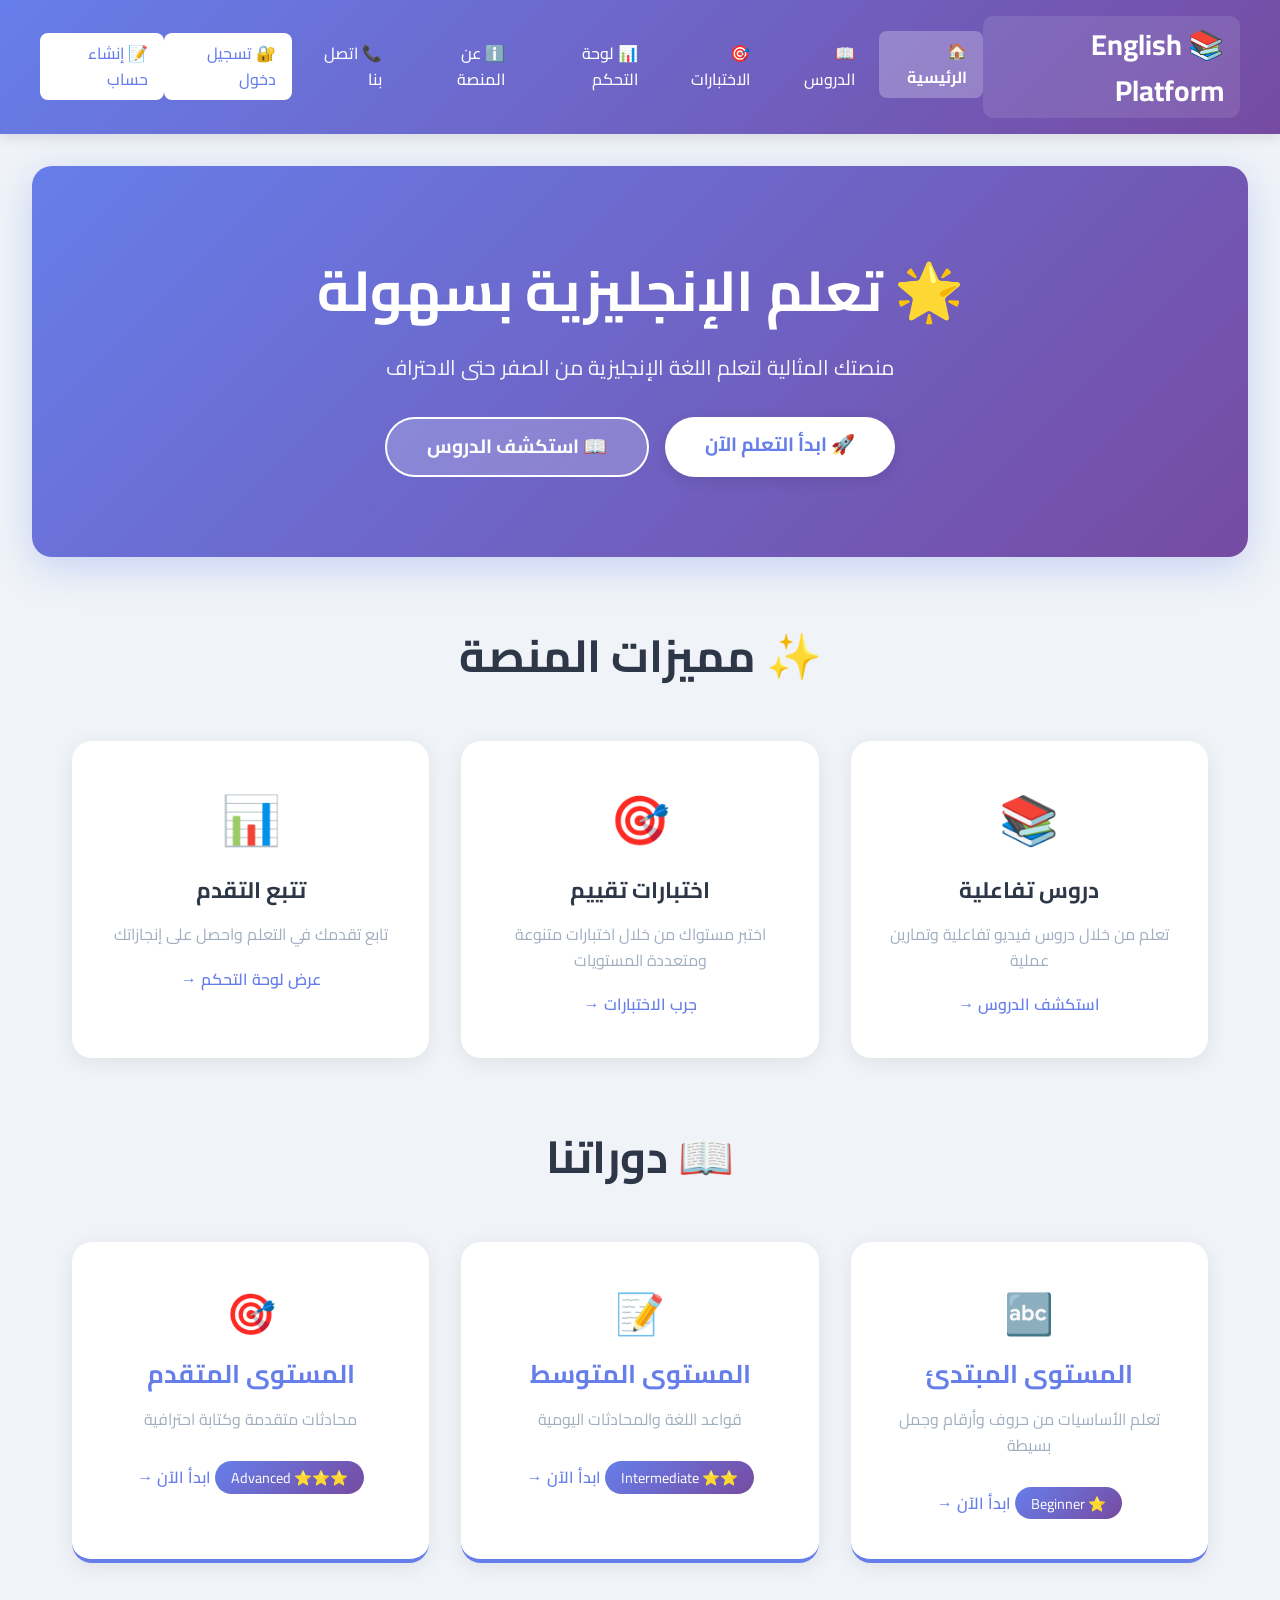
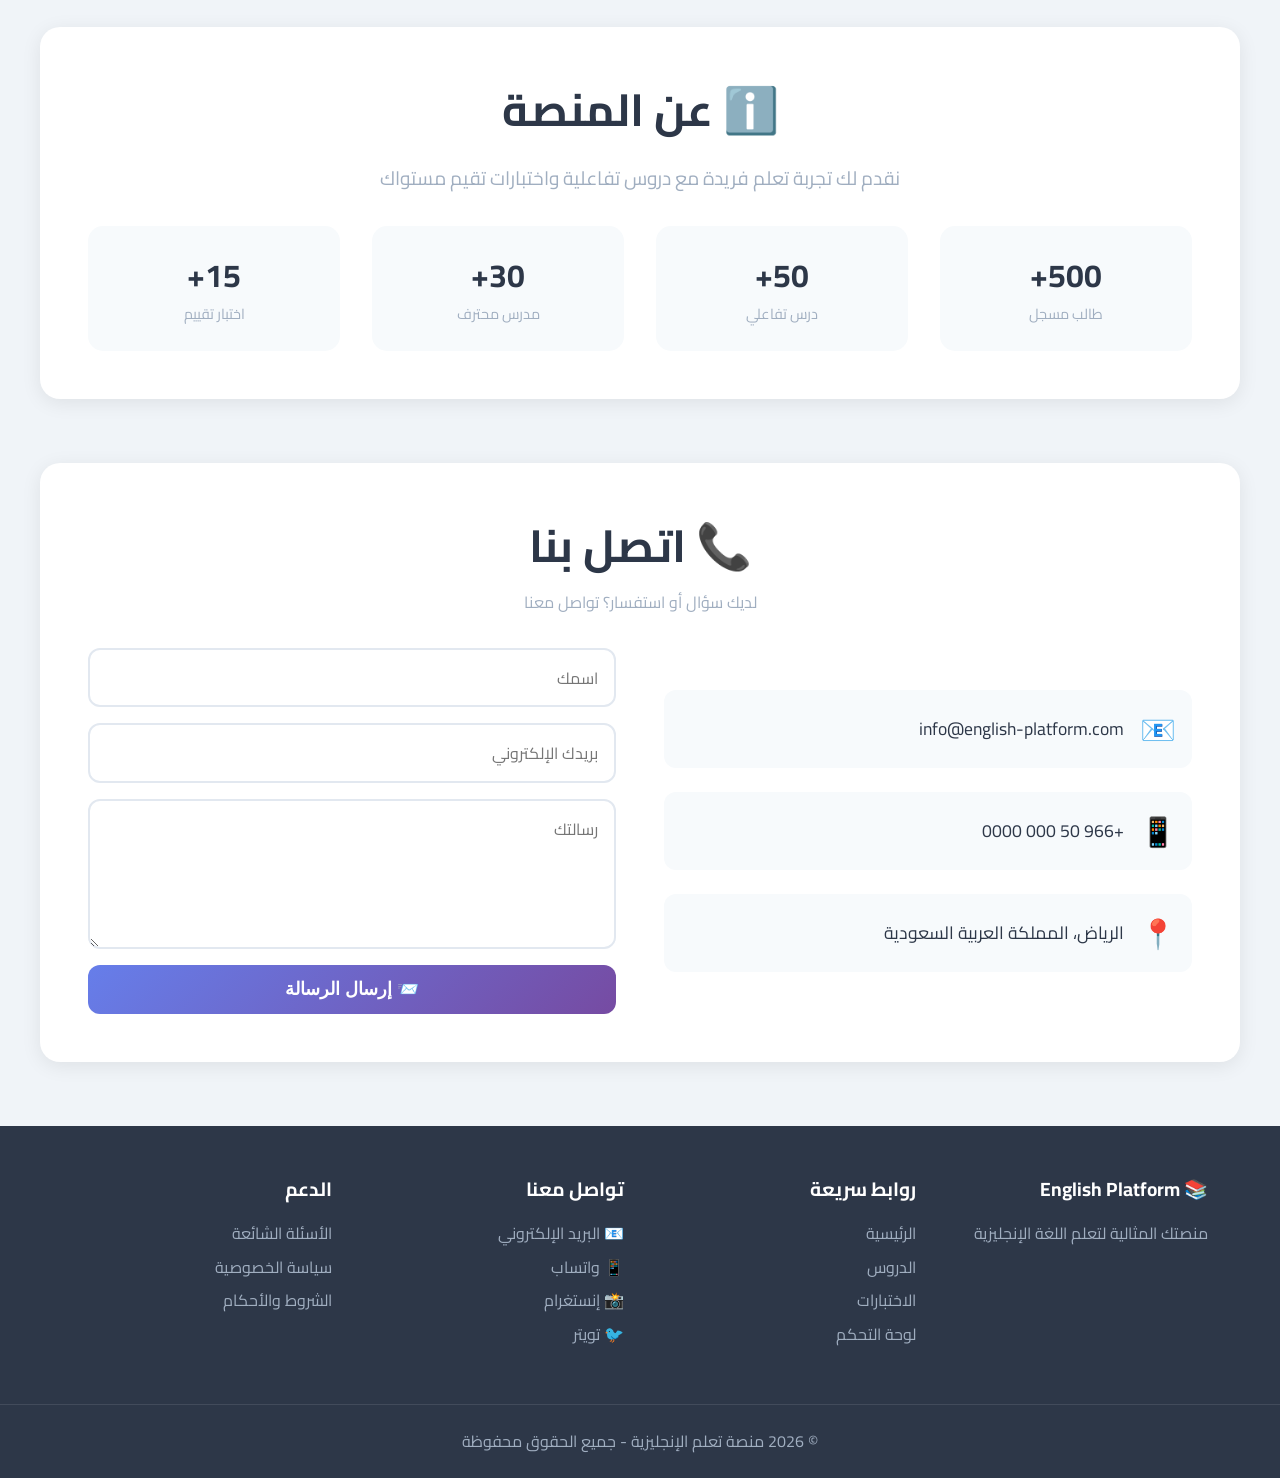
<file: index.html>
<!DOCTYPE html>
<html lang="ar" dir="rtl">
<head>
    <meta charset="UTF-8">
    <meta name="viewport" content="width=device-width, initial-scale=1.0">
    <title>منصة تعلم الإنجليزية</title>
    <link rel="stylesheet" href="style.css">
    <link href="https://fonts.googleapis.com/css2?family=Cairo:wght@400;700&display=swap" rel="stylesheet">
</head>
<body>
    <!-- ===== HEADER ===== -->
    <header>
        <nav>
            <div class="logo">📚 English Platform</div>
            
            <!-- القائمة الرئيسية -->
            <ul class="nav-links" id="navLinks">
                <li><a href="index.html" class="active">🏠 الرئيسية</a></li>
                <li><a href="lessons.html">📖 الدروس</a></li>
                <li><a href="quizzes.html">🎯 الاختبارات</a></li>
                <li><a href="dashboard.html">📊 لوحة التحكم</a></li>
                <li><a href="#about">ℹ️ عن المنصة</a></li>
                <li><a href="#contact">📞 اتصل بنا</a></li>
                
                <!-- روابط تسجيل الدخول / المستخدم -->
                <li id="authLinks">
                    <a href="login.html" class="btn-login">🔐 تسجيل دخول</a>
                    <a href="register.html" class="btn-register">📝 إنشاء حساب</a>
                </li>
                <li id="userLinks" style="display:none;">
                    <span class="user-name" id="userNameDisplay">👤 مستخدم</span>
                    <a href="#" id="logoutBtn" class="btn-logout">🚪 تسجيل خروج</a>
                </li>
            </ul>
            
            <!-- زر الهامبرغر للجوال -->
            <div class="hamburger" id="hamburger">
                <span></span>
                <span></span>
                <span></span>
            </div>
        </nav>
    </header>

    <!-- ===== MAIN CONTENT ===== -->
    <main>
        <!-- Hero Section -->
        <section class="hero">
            <h1>🌟 تعلم الإنجليزية بسهولة</h1>
            <p>منصتك المثالية لتعلم اللغة الإنجليزية من الصفر حتى الاحتراف</p>
            <div class="hero-buttons">
                <a href="register.html" class="btn-start">🚀 ابدأ التعلم الآن</a>
                <a href="lessons.html" class="btn-secondary-hero">📖 استكشف الدروس</a>
            </div>
        </section>

        <!-- Features Section -->
        <section class="features">
            <h2>✨ مميزات المنصة</h2>
            <div class="features-grid">
                <div class="feature-card">
                    <span class="feature-icon">📚</span>
                    <h3>دروس تفاعلية</h3>
                    <p>تعلم من خلال دروس فيديو تفاعلية وتمارين عملية</p>
                    <a href="lessons.html" class="feature-link">استكشف الدروس →</a>
                </div>
                <div class="feature-card">
                    <span class="feature-icon">🎯</span>
                    <h3>اختبارات تقييم</h3>
                    <p>اختبر مستواك من خلال اختبارات متنوعة ومتعددة المستويات</p>
                    <a href="quizzes.html" class="feature-link">جرب الاختبارات →</a>
                </div>
                <div class="feature-card">
                    <span class="feature-icon">📊</span>
                    <h3>تتبع التقدم</h3>
                    <p>تابع تقدمك في التعلم واحصل على إنجازاتك</p>
                    <a href="dashboard.html" class="feature-link">عرض لوحة التحكم →</a>
                </div>
            </div>
        </section>

        <!-- Courses Section -->
        <section id="courses" class="courses">
            <h2>📖 دوراتنا</h2>
            <div class="course-grid">
                <div class="course-card">
                    <div class="course-icon">🔤</div>
                    <h3>المستوى المبتدئ</h3>
                    <p>تعلم الأساسيات من حروف وأرقام وجمل بسيطة</p>
                    <span class="course-level">⭐ Beginner</span>
                    <a href="lessons.html?level=beginner" class="course-link">ابدأ الآن →</a>
                </div>
                <div class="course-card">
                    <div class="course-icon">📝</div>
                    <h3>المستوى المتوسط</h3>
                    <p>قواعد اللغة والمحادثات اليومية</p>
                    <span class="course-level">⭐⭐ Intermediate</span>
                    <a href="lessons.html?level=intermediate" class="course-link">ابدأ الآن →</a>
                </div>
                <div class="course-card">
                    <div class="course-icon">🎯</div>
                    <h3>المستوى المتقدم</h3>
                    <p>محادثات متقدمة وكتابة احترافية</p>
                    <span class="course-level">⭐⭐⭐ Advanced</span>
                    <a href="lessons.html?level=advanced" class="course-link">ابدأ الآن →</a>
                </div>
            </div>
        </section>

        <!-- About Section -->
        <section id="about" class="about">
            <h2>ℹ️ عن المنصة</h2>
            <p>نقدم لك تجربة تعلم فريدة مع دروس تفاعلية واختبارات تقيم مستواك</p>
            <div class="about-stats">
                <div class="stat">
                    <span class="stat-number">500+</span>
                    <span class="stat-label">طالب مسجل</span>
                </div>
                <div class="stat">
                    <span class="stat-number">50+</span>
                    <span class="stat-label">درس تفاعلي</span>
                </div>
                <div class="stat">
                    <span class="stat-number">30+</span>
                    <span class="stat-label">مدرس محترف</span>
                </div>
                <div class="stat">
                    <span class="stat-number">15+</span>
                    <span class="stat-label">اختبار تقييم</span>
                </div>
            </div>
        </section>

        <!-- Contact Section -->
        <section id="contact" class="contact">
            <h2>📞 اتصل بنا</h2>
            <p>لديك سؤال أو استفسار؟ تواصل معنا</p>
            <div class="contact-grid">
                <div class="contact-info">
                    <div class="contact-item">
                        <span class="contact-icon">📧</span>
                        <span>info@english-platform.com</span>
                    </div>
                    <div class="contact-item">
                        <span class="contact-icon">📱</span>
                        <span>+966 50 000 0000</span>
                    </div>
                    <div class="contact-item">
                        <span class="contact-icon">📍</span>
                        <span>الرياض، المملكة العربية السعودية</span>
                    </div>
                </div>
                <form class="contact-form" id="contactForm">
                    <input type="text" placeholder="اسمك" required>
                    <input type="email" placeholder="بريدك الإلكتروني" required>
                    <textarea placeholder="رسالتك" rows="4" required></textarea>
                    <button type="submit" class="btn-submit">📨 إرسال الرسالة</button>
                </form>
            </div>
        </section>
    </main>

    <!-- ===== FOOTER ===== -->
    <footer>
        <div class="footer-content">
            <div class="footer-section">
                <h4>📚 English Platform</h4>
                <p>منصتك المثالية لتعلم اللغة الإنجليزية</p>
            </div>
            <div class="footer-section">
                <h4>روابط سريعة</h4>
                <ul>
                    <li><a href="index.html">الرئيسية</a></li>
                    <li><a href="lessons.html">الدروس</a></li>
                    <li><a href="quizzes.html">الاختبارات</a></li>
                    <li><a href="dashboard.html">لوحة التحكم</a></li>
                </ul>
            </div>
            <div class="footer-section">
                <h4>تواصل معنا</h4>
                <ul>
                    <li><a href="#">📧 البريد الإلكتروني</a></li>
                    <li><a href="#">📱 واتساب</a></li>
                    <li><a href="#">📸 إنستغرام</a></li>
                    <li><a href="#">🐦 تويتر</a></li>
                </ul>
            </div>
            <div class="footer-section">
                <h4>الدعم</h4>
                <ul>
                    <li><a href="#">الأسئلة الشائعة</a></li>
                    <li><a href="#">سياسة الخصوصية</a></li>
                    <li><a href="#">الشروط والأحكام</a></li>
                </ul>
            </div>
        </div>
        <div class="footer-bottom">
            <p>© 2026 منصة تعلم الإنجليزية - جميع الحقوق محفوظة</p>
        </div>
    </footer>

    <script src="script.js"></script>
</body>
</html>
</file>
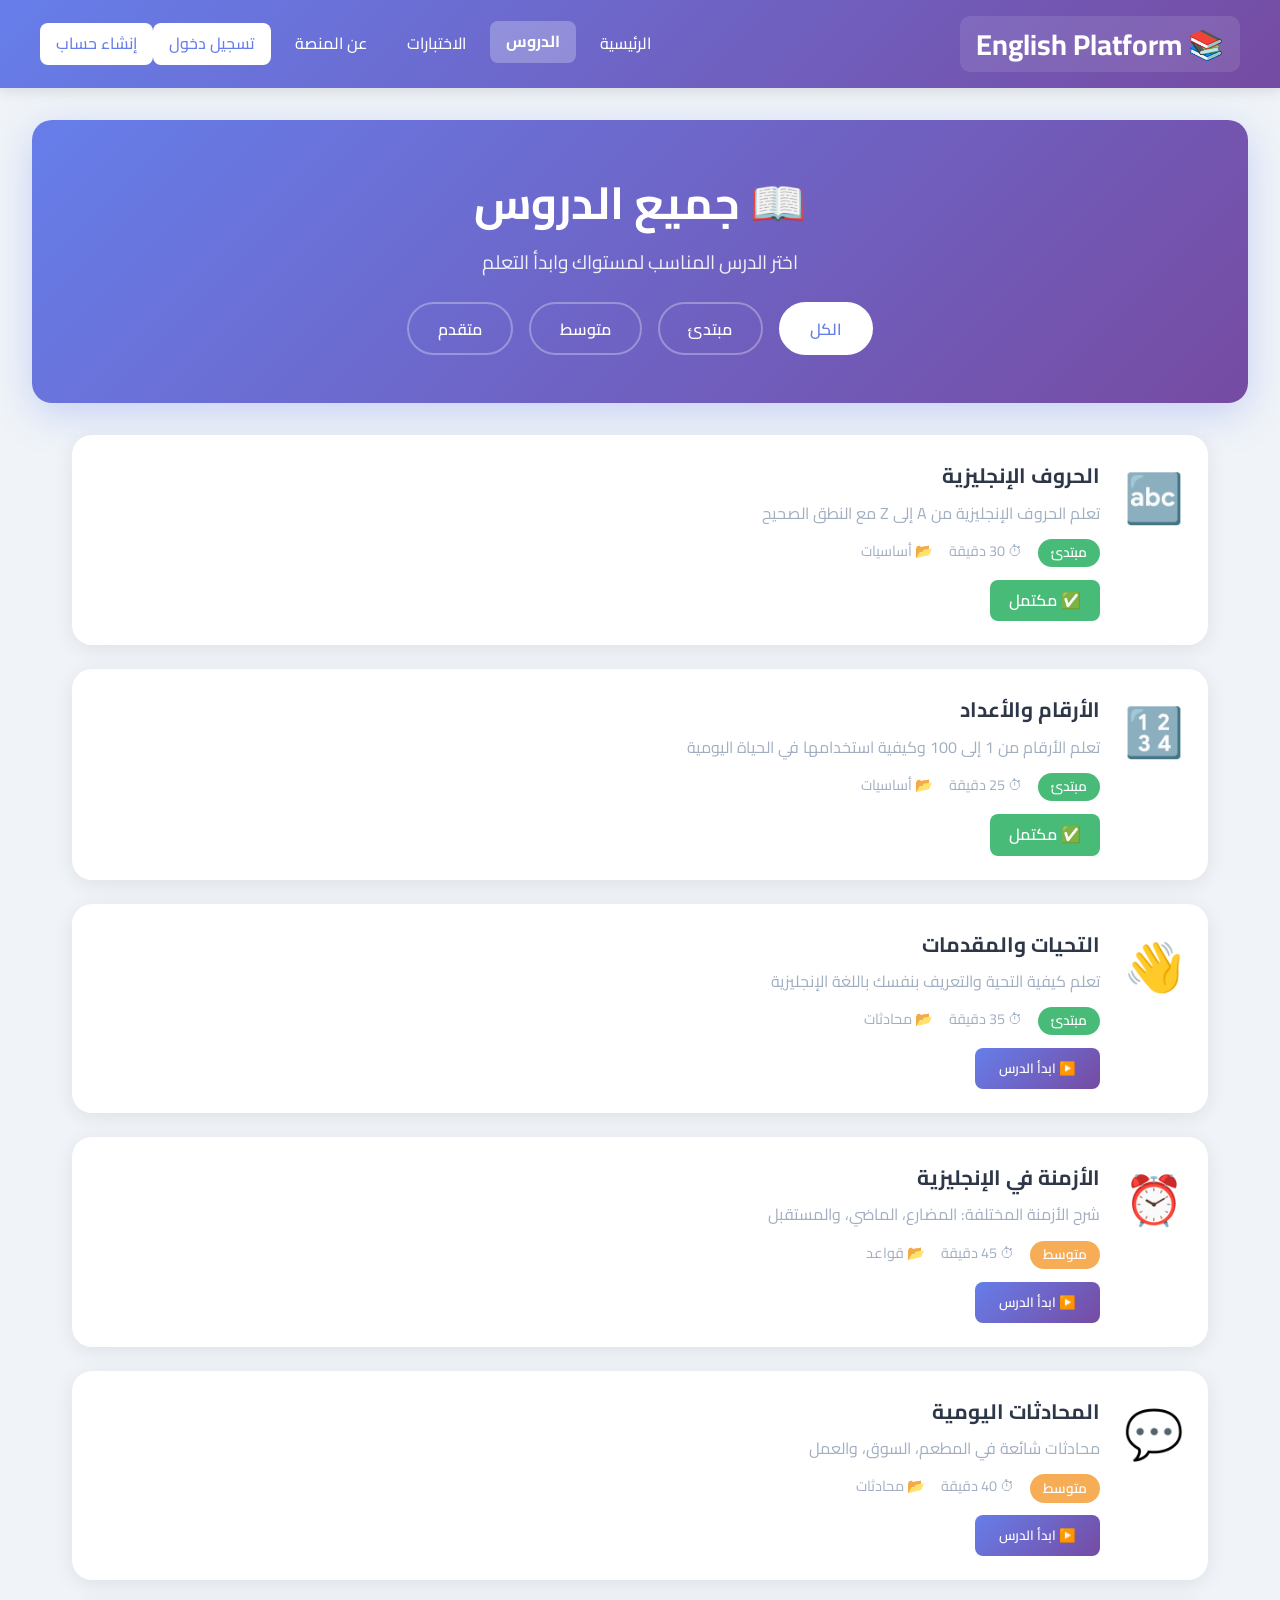
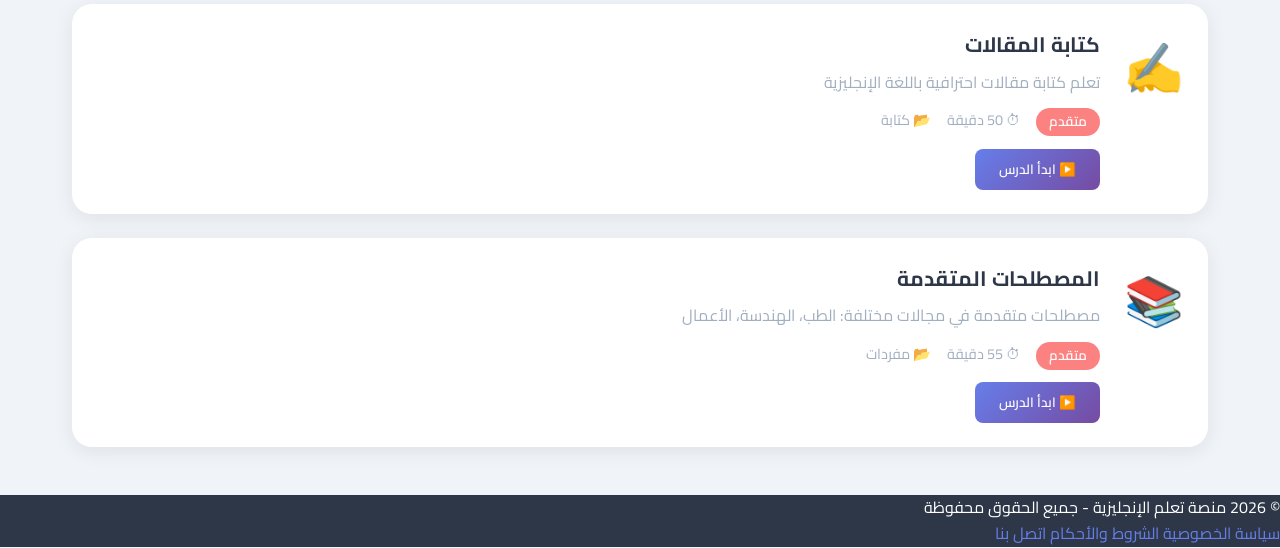
<file: lessons.html>
<!DOCTYPE html>
<html lang="ar" dir="rtl">
<head>
    <meta charset="UTF-8">
    <meta name="viewport" content="width=device-width, initial-scale=1.0">
    <title>الدروس - منصة تعلم الإنجليزية</title>
    <link rel="stylesheet" href="style.css">
    <link href="https://fonts.googleapis.com/css2?family=Cairo:wght@400;700&display=swap" rel="stylesheet">
</head>
<body>
    <!-- ===== HEADER ===== -->
    <header>
        <nav>
            <div class="logo">📚 English Platform</div>
            <ul class="nav-links" id="navLinks">
                <li><a href="index.html">الرئيسية</a></li>
                <li><a href="lessons.html" class="active">الدروس</a></li>
                <li><a href="quizzes.html">الاختبارات</a></li>
                <li><a href="#about">عن المنصة</a></li>
                <li id="authLinks">
                    <a href="login.html" class="btn-login">تسجيل دخول</a>
                    <a href="register.html" class="btn-register">إنشاء حساب</a>
                </li>
                <li id="userLinks" style="display:none;">
                    <a href="dashboard.html">لوحة التحكم</a>
                    <a href="#" id="logoutBtn" class="btn-logout">تسجيل خروج</a>
                </li>
            </ul>
            <div class="hamburger" id="hamburger">☰</div>
        </nav>
    </header>

    <!-- ===== LESSONS CONTENT ===== -->
    <main class="lessons-page">
        <section class="page-header">
            <h1>📖 جميع الدروس</h1>
            <p>اختر الدرس المناسب لمستواك وابدأ التعلم</p>
            <div class="filter-tabs">
                <button class="filter-btn active" data-filter="all">الكل</button>
                <button class="filter-btn" data-filter="beginner">مبتدئ</button>
                <button class="filter-btn" data-filter="intermediate">متوسط</button>
                <button class="filter-btn" data-filter="advanced">متقدم</button>
            </div>
        </section>

        <section class="lessons-grid" id="lessonsGrid">
            <!-- الدروس ستظهر هنا عبر JavaScript -->
        </section>
    </main>

    <!-- ===== FOOTER ===== -->
    <footer>
        <p>© 2026 منصة تعلم الإنجليزية - جميع الحقوق محفوظة</p>
        <div class="footer-links">
            <a href="#">سياسة الخصوصية</a>
            <a href="#">الشروط والأحكام</a>
            <a href="#">اتصل بنا</a>
        </div>
    </footer>

    <script src="script.js"></script>
</body>
</html>
</file>
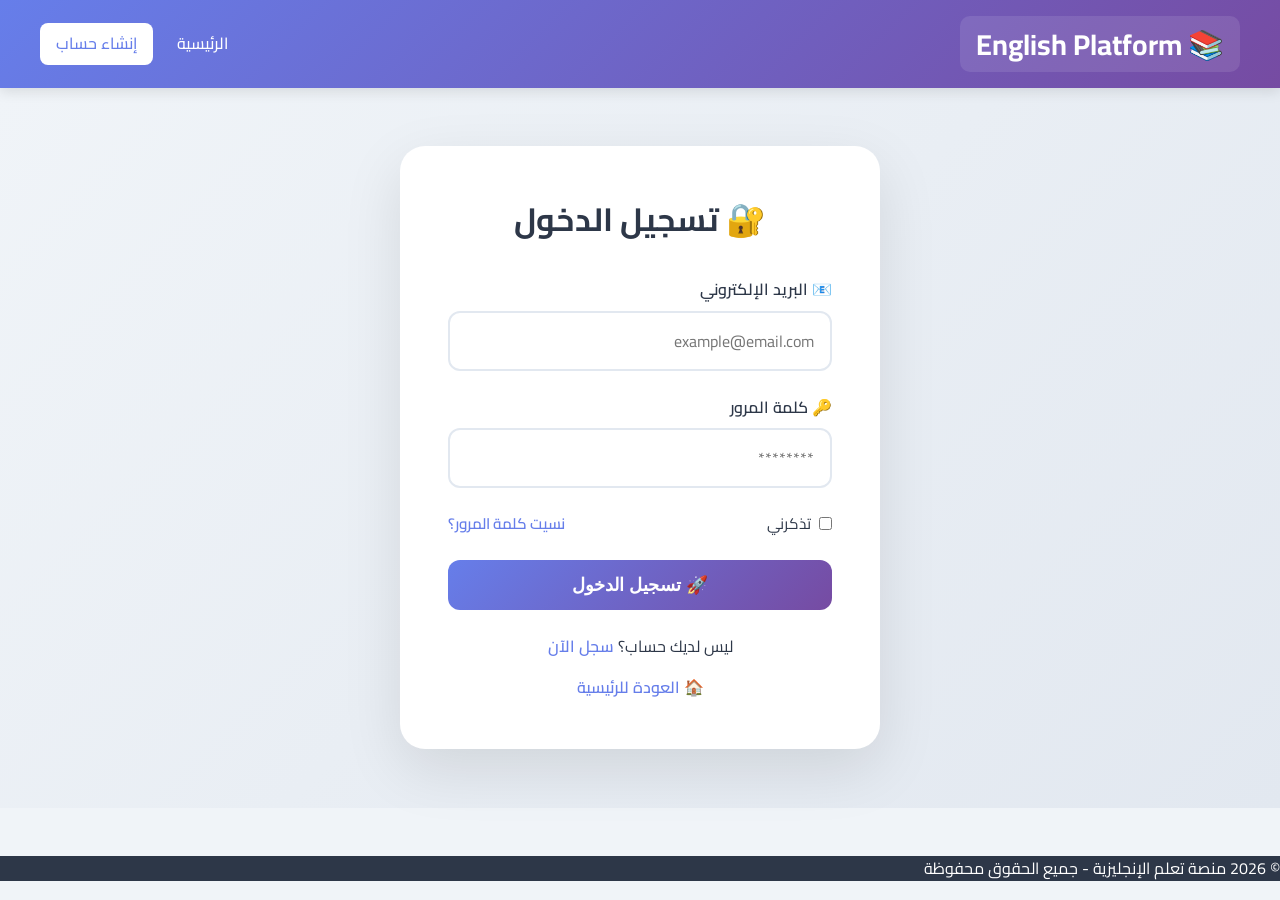
<file: login.html>
<!DOCTYPE html>
<html lang="ar" dir="rtl">
<head>
    <meta charset="UTF-8">
    <meta name="viewport" content="width=device-width, initial-scale=1.0">
    <title>تسجيل الدخول - منصة تعلم الإنجليزية</title>
    <link rel="stylesheet" href="style.css">
    <link href="https://fonts.googleapis.com/css2?family=Cairo:wght@400;700&display=swap" rel="stylesheet">
</head>
<body>
    <!-- ===== HEADER ===== -->
    <header>
        <nav>
            <div class="logo">📚 English Platform</div>
            <ul class="nav-links">
                <li><a href="index.html">الرئيسية</a></li>
                <li><a href="register.html" class="btn-register">إنشاء حساب</a></li>
            </ul>
            <div class="hamburger" id="hamburger">☰</div>
        </nav>
    </header>

    <!-- ===== LOGIN FORM ===== -->
    <div class="auth-container">
        <div class="auth-box">
            <h2>🔐 تسجيل الدخول</h2>
            
            <div id="errorMsg" class="error-msg" style="display:none;"></div>
            
            <form id="loginForm">
                <div class="form-group">
                    <label>📧 البريد الإلكتروني</label>
                    <input type="email" id="loginEmail" required placeholder="example@email.com">
                </div>
                
                <div class="form-group">
                    <label>🔑 كلمة المرور</label>
                    <input type="password" id="loginPassword" required placeholder="********" minlength="6">
                </div>
                
                <div class="form-options">
                    <label><input type="checkbox" id="rememberMe"> تذكرني</label>
                    <a href="#" class="forgot-password">نسيت كلمة المرور؟</a>
                </div>
                
                <button type="submit" class="btn-submit">🚀 تسجيل الدخول</button>
            </form>
            
            <div class="auth-links">
                <p>ليس لديك حساب؟ <a href="register.html">سجل الآن</a></p>
                <a href="index.html" class="back-home">🏠 العودة للرئيسية</a>
            </div>
        </div>
    </div>

    <!-- ===== FOOTER ===== -->
    <footer>
        <p>© 2026 منصة تعلم الإنجليزية - جميع الحقوق محفوظة</p>
    </footer>

    <script src="script.js"></script>
</body>
</html>
</file>
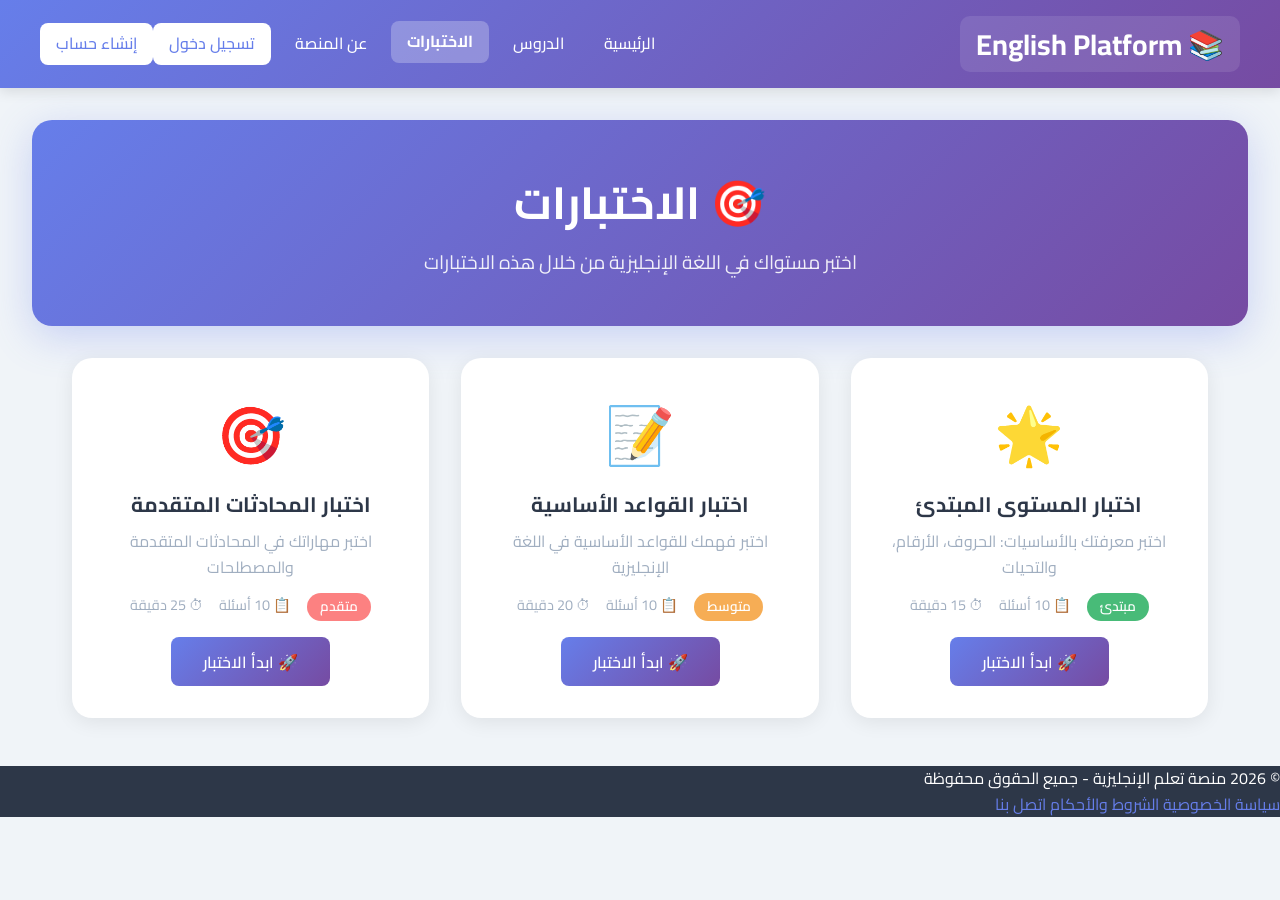
<file: quizzes.html>
<!DOCTYPE html>
<html lang="ar" dir="rtl">
<head>
    <meta charset="UTF-8">
    <meta name="viewport" content="width=device-width, initial-scale=1.0">
    <title>الاختبارات - منصة تعلم الإنجليزية</title>
    <link rel="stylesheet" href="style.css">
    <link href="https://fonts.googleapis.com/css2?family=Cairo:wght@400;700&display=swap" rel="stylesheet">
</head>
<body>
    <!-- ===== HEADER ===== -->
    <header>
        <nav>
            <div class="logo">📚 English Platform</div>
            <ul class="nav-links" id="navLinks">
                <li><a href="index.html">الرئيسية</a></li>
                <li><a href="lessons.html">الدروس</a></li>
                <li><a href="quizzes.html" class="active">الاختبارات</a></li>
                <li><a href="#about">عن المنصة</a></li>
                <li id="authLinks">
                    <a href="login.html" class="btn-login">تسجيل دخول</a>
                    <a href="register.html" class="btn-register">إنشاء حساب</a>
                </li>
                <li id="userLinks" style="display:none;">
                    <a href="dashboard.html">لوحة التحكم</a>
                    <a href="#" id="logoutBtn" class="btn-logout">تسجيل خروج</a>
                </li>
            </ul>
            <div class="hamburger" id="hamburger">☰</div>
        </nav>
    </header>

    <!-- ===== QUIZZES CONTENT ===== -->
    <main class="quizzes-page">
        <section class="page-header">
            <h1>🎯 الاختبارات</h1>
            <p>اختبر مستواك في اللغة الإنجليزية من خلال هذه الاختبارات</p>
        </section>

        <section class="quizzes-grid" id="quizzesGrid">
            <!-- الاختبارات ستظهر هنا عبر JavaScript -->
        </section>

        <!-- ===== QUIZ MODAL ===== -->
        <div class="quiz-modal" id="quizModal" style="display:none;">
            <div class="modal-content">
                <div class="modal-header">
                    <h2 id="quizTitle">اختبار</h2>
                    <button class="modal-close" onclick="closeQuiz()">✕</button>
                </div>
                <div class="modal-body" id="quizBody">
                    <!-- أسئلة الاختبار ستظهر هنا -->
                </div>
                <div class="modal-footer">
                    <button class="btn-submit" onclick="submitQuiz()">إرسال الإجابات</button>
                    <button class="btn-secondary" onclick="closeQuiz()">إلغاء</button>
                </div>
            </div>
        </div>
    </main>

    <!-- ===== FOOTER ===== -->
    <footer>
        <p>© 2026 منصة تعلم الإنجليزية - جميع الحقوق محفوظة</p>
        <div class="footer-links">
            <a href="#">سياسة الخصوصية</a>
            <a href="#">الشروط والأحكام</a>
            <a href="#">اتصل بنا</a>
        </div>
    </footer>

    <script src="script.js"></script>
</body>
</html>
</file>
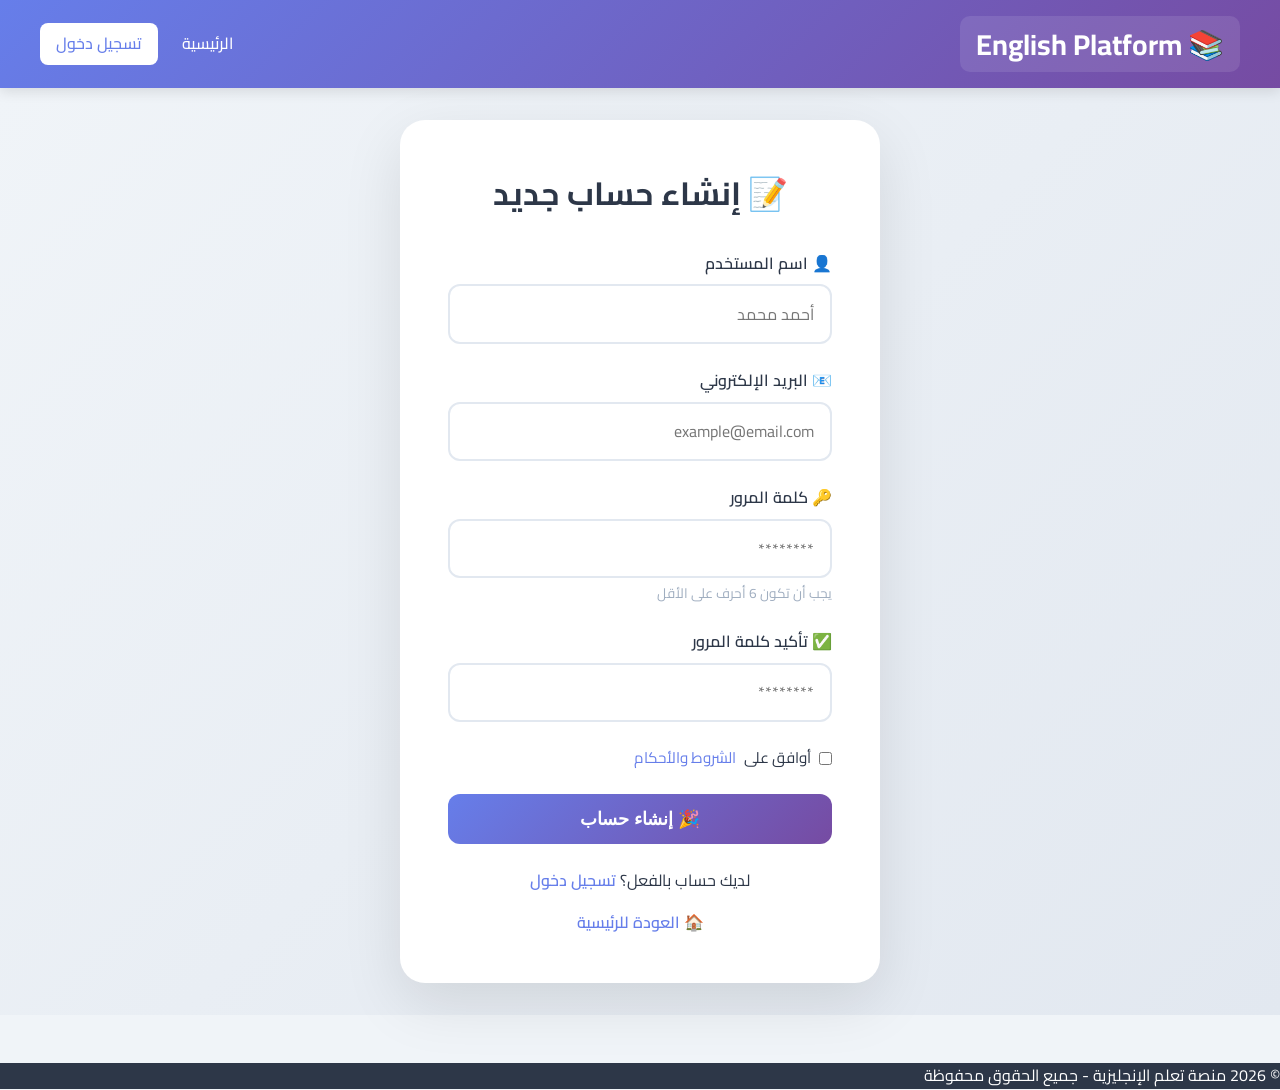
<file: register.html>
<!DOCTYPE html>
<html lang="ar" dir="rtl">
<head>
    <meta charset="UTF-8">
    <meta name="viewport" content="width=device-width, initial-scale=1.0">
    <title>إنشاء حساب - منصة تعلم الإنجليزية</title>
    <link rel="stylesheet" href="style.css">
    <link href="https://fonts.googleapis.com/css2?family=Cairo:wght@400;700&display=swap" rel="stylesheet">
</head>
<body>
    <!-- ===== HEADER ===== -->
    <header>
        <nav>
            <div class="logo">📚 English Platform</div>
            <ul class="nav-links">
                <li><a href="index.html">الرئيسية</a></li>
                <li><a href="login.html" class="btn-login">تسجيل دخول</a></li>
            </ul>
            <div class="hamburger" id="hamburger">☰</div>
        </nav>
    </header>

    <!-- ===== REGISTER FORM ===== -->
    <div class="auth-container">
        <div class="auth-box">
            <h2>📝 إنشاء حساب جديد</h2>
            
            <div id="errorMsg" class="error-msg" style="display:none;"></div>
            <div id="successMsg" class="success-msg" style="display:none;"></div>
            
            <form id="registerForm">
                <div class="form-group">
                    <label>👤 اسم المستخدم</label>
                    <input type="text" id="regUsername" required placeholder="أحمد محمد" minlength="3">
                </div>
                
                <div class="form-group">
                    <label>📧 البريد الإلكتروني</label>
                    <input type="email" id="regEmail" required placeholder="example@email.com">
                </div>
                
                <div class="form-group">
                    <label>🔑 كلمة المرور</label>
                    <input type="password" id="regPassword" required placeholder="********" minlength="6">
                    <small class="password-hint">يجب أن تكون 6 أحرف على الأقل</small>
                </div>
                
                <div class="form-group">
                    <label>✅ تأكيد كلمة المرور</label>
                    <input type="password" id="regConfirmPassword" required placeholder="********" minlength="6">
                </div>
                
                <div class="form-options">
                    <label><input type="checkbox" id="agreeTerms" required> أوافق على <a href="#">الشروط والأحكام</a></label>
                </div>
                
                <button type="submit" class="btn-submit">🎉 إنشاء حساب</button>
            </form>
            
            <div class="auth-links">
                <p>لديك حساب بالفعل؟ <a href="login.html">تسجيل دخول</a></p>
                <a href="index.html" class="back-home">🏠 العودة للرئيسية</a>
            </div>
        </div>
    </div>

    <!-- ===== FOOTER ===== -->
    <footer>
        <p>© 2026 منصة تعلم الإنجليزية - جميع الحقوق محفوظة</p>
    </footer>

    <script src="script.js"></script>
</body>
</html>
</file>
<file: style.css>
/* ===== RESET & BASE ===== */
* {
    margin: 0;
    padding: 0;
    box-sizing: border-box;
}

:root {
    --primary: #667eea;
    --primary-dark: #5a67d8;
    --secondary: #764ba2;
    --success: #48bb78;
    --danger: #fc8181;
    --warning: #f6ad55;
    --dark: #2d3748;
    --light: #f7fafc;
    --gray: #a0aec0;
    --shadow: 0 4px 20px rgba(0,0,0,0.08);
    --shadow-hover: 0 12px 40px rgba(0,0,0,0.15);
    --radius: 20px;
    --transition: all 0.3s cubic-bezier(0.4, 0, 0.2, 1);
}

body {
    font-family: 'Cairo', sans-serif;
    background: #f0f4f8;
    color: var(--dark);
    line-height: 1.6;
    min-height: 100vh;
}

a {
    text-decoration: none;
    color: var(--primary);
    transition: var(--transition);
}

a:hover {
    color: var(--primary-dark);
}

/* ===== HEADER & NAVIGATION ===== */
header {
    background: linear-gradient(135deg, var(--primary) 0%, var(--secondary) 100%);
    color: white;
    padding: 1rem 2rem;
    box-shadow: 0 4px 12px rgba(0,0,0,0.1);
    position: sticky;
    top: 0;
    z-index: 1000;
}

nav {
    display: flex;
    justify-content: space-between;
    align-items: center;
    max-width: 1200px;
    margin: 0 auto;
}

.logo {
    font-size: 1.8rem;
    font-weight: 700;
    background: rgba(255,255,255,0.1);
    padding: 0.3rem 1rem;
    border-radius: 10px;
    user-select: none;
}

.nav-links {
    display: flex;
    list-style: none;
    gap: 0.5rem;
    align-items: center;
}

.nav-links li {
    position: relative;
}

.nav-links a {
    color: white;
    text-decoration: none;
    font-weight: 500;
    padding: 0.5rem 1rem;
    border-radius: 8px;
    transition: var(--transition);
    display: inline-block;
}

.nav-links a:hover,
.nav-links a.active {
    background: rgba(255,255,255,0.2);
    transform: translateY(-2px);
}

.nav-links a.active {
    background: rgba(255,255,255,0.25);
    font-weight: 700;
}

.btn-login,
.btn-register {
    background: white;
    color: var(--primary) !important;
    font-weight: 700;
}

.btn-login:hover,
.btn-register:hover {
    background: #f0f4f8;
    transform: translateY(-2px) scale(1.05);
}

.btn-logout {
    background: var(--danger);
    color: white !important;
}

.btn-logout:hover {
    background: #e53e3e !important;
    color: white !important;
}

/* ===== USER NAME IN NAV ===== */
.user-name {
    color: white;
    font-weight: 600;
    padding: 0.5rem 1rem;
    background: rgba(255,255,255,0.15);
    border-radius: 8px;
    display: inline-block;
}

/* ===== HAMBURGER MENU - ثلاث خطوط متحركة ===== */
.hamburger {
    display: none;
    flex-direction: column;
    gap: 5px;
    cursor: pointer;
    padding: 10px;
    border-radius: 8px;
    transition: var(--transition);
    background: rgba(255,255,255,0.1);
}

.hamburger:hover {
    background: rgba(255,255,255,0.2);
}

.hamburger span {
    display: block;
    width: 28px;
    height: 3px;
    background: white;
    border-radius: 3px;
    transition: var(--transition);
    transform-origin: center;
}

.hamburger.active span:nth-child(1) {
    transform: rotate(45deg) translate(5px, 5px);
}

.hamburger.active span:nth-child(2) {
    opacity: 0;
    transform: scaleX(0);
}

.hamburger.active span:nth-child(3) {
    transform: rotate(-45deg) translate(6px, -6px);
}

/* ===== HERO SECTION ===== */
.hero {
    background: linear-gradient(135deg, var(--primary) 0%, var(--secondary) 100%);
    color: white;
    text-align: center;
    padding: 5rem 2rem;
    margin: 2rem;
    border-radius: var(--radius);
    box-shadow: 0 10px 40px rgba(102, 126, 234, 0.3);
    animation: fadeInUp 0.8s ease;
}

@keyframes fadeInUp {
    from {
        opacity: 0;
        transform: translateY(30px);
    }
    to {
        opacity: 1;
        transform: translateY(0);
    }
}

.hero h1 {
    font-size: 3.5rem;
    margin-bottom: 1rem;
    font-weight: 700;
}

.hero p {
    font-size: 1.3rem;
    opacity: 0.95;
    margin-bottom: 2rem;
    max-width: 600px;
    margin-left: auto;
    margin-right: auto;
}

.hero-buttons {
    display: flex;
    gap: 1rem;
    justify-content: center;
    flex-wrap: wrap;
}

.btn-start {
    background: white;
    color: var(--primary);
    padding: 0.8rem 2.5rem;
    border-radius: 50px;
    text-decoration: none;
    font-weight: 700;
    font-size: 1.2rem;
    transition: var(--transition);
    display: inline-block;
    box-shadow: 0 4px 15px rgba(0,0,0,0.1);
}

.btn-start:hover {
    transform: scale(1.08);
    box-shadow: 0 8px 30px rgba(0,0,0,0.2);
    color: var(--primary);
}

.btn-secondary-hero {
    background: rgba(255,255,255,0.2);
    color: white;
    padding: 0.8rem 2.5rem;
    border-radius: 50px;
    text-decoration: none;
    font-weight: 700;
    font-size: 1.2rem;
    transition: var(--transition);
    display: inline-block;
    border: 2px solid white;
}

.btn-secondary-hero:hover {
    background: white;
    color: var(--primary);
    transform: scale(1.05);
}

/* ===== FEATURES SECTION ===== */
.features {
    max-width: 1200px;
    margin: 4rem auto;
    padding: 0 2rem;
}

.features h2 {
    text-align: center;
    font-size: 2.8rem;
    margin-bottom: 3rem;
    color: var(--dark);
}

.features-grid {
    display: grid;
    grid-template-columns: repeat(auto-fit, minmax(280px, 1fr));
    gap: 2rem;
}

.feature-card {
    background: white;
    padding: 2.5rem 2rem;
    border-radius: var(--radius);
    box-shadow: var(--shadow);
    text-align: center;
    transition: var(--transition);
}

.feature-card:hover {
    transform: translateY(-10px);
    box-shadow: var(--shadow-hover);
}

.feature-icon {
    font-size: 3rem;
    display: block;
    margin-bottom: 1rem;
}

.feature-card h3 {
    font-size: 1.4rem;
    color: var(--dark);
    margin-bottom: 0.8rem;
}

.feature-card p {
    color: var(--gray);
    margin-bottom: 1.2rem;
}

.feature-link {
    color: var(--primary);
    font-weight: 600;
    transition: var(--transition);
}

.feature-link:hover {
    color: var(--primary-dark);
    text-decoration: underline;
}

/* ===== COURSES SECTION ===== */
.courses {
    max-width: 1200px;
    margin: 4rem auto;
    padding: 0 2rem;
}

.courses h2 {
    text-align: center;
    font-size: 2.8rem;
    margin-bottom: 3rem;
    color: var(--dark);
}

.course-grid {
    display: grid;
    grid-template-columns: repeat(auto-fit, minmax(300px, 1fr));
    gap: 2rem;
}

.course-card {
    background: white;
    padding: 2.5rem 2rem;
    border-radius: var(--radius);
    box-shadow: var(--shadow);
    transition: var(--transition);
    text-align: center;
    border-bottom: 4px solid var(--primary);
}

.course-card:hover {
    transform: translateY(-10px);
    box-shadow: var(--shadow-hover);
}

.course-icon {
    font-size: 2.5rem;
    display: block;
    margin-bottom: 0.5rem;
}

.course-card h3 {
    font-size: 1.6rem;
    margin-bottom: 0.8rem;
    color: var(--primary);
}

.course-card p {
    color: var(--gray);
    margin-bottom: 1rem;
}

.course-level {
    display: inline-block;
    background: linear-gradient(135deg, var(--primary), var(--secondary));
    color: white;
    padding: 0.3rem 1rem;
    border-radius: 20px;
    font-size: 0.9rem;
}

.course-link {
    display: inline-block;
    margin-top: 1rem;
    color: var(--primary);
    font-weight: 600;
    transition: var(--transition);
}

.course-link:hover {
    color: var(--primary-dark);
    text-decoration: underline;
}

/* ===== ABOUT SECTION ===== */
.about {
    max-width: 1200px;
    margin: 4rem auto;
    padding: 3rem;
    background: white;
    border-radius: var(--radius);
    box-shadow: var(--shadow);
    text-align: center;
}

.about h2 {
    font-size: 2.8rem;
    margin-bottom: 1rem;
    color: var(--dark);
}

.about > p {
    font-size: 1.2rem;
    color: var(--gray);
    max-width: 600px;
    margin: 0 auto 2rem;
}

.about-stats {
    display: grid;
    grid-template-columns: repeat(auto-fit, minmax(150px, 1fr));
    gap: 2rem;
    margin-top: 2rem;
}

.stat {
    padding: 1.5rem;
    background: var(--light);
    border-radius: 15px;
    transition: var(--transition);
}

.stat:hover {
    transform: scale(1.05);
}

.stat-number {
    display: block;
    font-size: 2.5rem;
    font-weight: 700;
    color: var(--primary);
}

.stat-label {
    color: var(--gray);
    font-size: 1rem;
}

/* ===== CONTACT SECTION ===== */
.contact {
    max-width: 1200px;
    margin: 4rem auto;
    padding: 3rem;
    background: white;
    border-radius: var(--radius);
    box-shadow: var(--shadow);
}

.contact h2 {
    text-align: center;
    font-size: 2.8rem;
    margin-bottom: 0.5rem;
    color: var(--dark);
}

.contact > p {
    text-align: center;
    color: var(--gray);
    margin-bottom: 2rem;
}

.contact-grid {
    display: grid;
    grid-template-columns: 1fr 1fr;
    gap: 3rem;
}

.contact-info {
    display: flex;
    flex-direction: column;
    gap: 1.5rem;
    justify-content: center;
}

.contact-item {
    display: flex;
    align-items: center;
    gap: 1rem;
    font-size: 1.1rem;
    padding: 1rem;
    background: var(--light);
    border-radius: 12px;
    transition: var(--transition);
}

.contact-item:hover {
    background: #e2e8f0;
}

.contact-icon {
    font-size: 1.8rem;
}

.contact-form {
    display: flex;
    flex-direction: column;
    gap: 1rem;
}

.contact-form input,
.contact-form textarea {
    padding: 0.8rem 1rem;
    border: 2px solid #e2e8f0;
    border-radius: 12px;
    font-size: 1rem;
    transition: var(--transition);
    font-family: inherit;
}

.contact-form input:focus,
.contact-form textarea:focus {
    border-color: var(--primary);
    outline: none;
    box-shadow: 0 0 0 4px rgba(102, 126, 234, 0.1);
}

.contact-form .btn-submit {
    width: auto;
    padding: 0.9rem;
}

/* ===== AUTH PAGES ===== */
.auth-container {
    display: flex;
    justify-content: center;
    align-items: center;
    min-height: 80vh;
    padding: 2rem;
    background: linear-gradient(135deg, #f0f4f8 0%, #e2e8f0 100%);
}

.auth-box {
    background: white;
    padding: 3rem;
    border-radius: 25px;
    box-shadow: 0 20px 60px rgba(0,0,0,0.1);
    width: 100%;
    max-width: 480px;
    animation: slideUp 0.5s ease;
}

@keyframes slideUp {
    from {
        opacity: 0;
        transform: translateY(30px);
    }
    to {
        opacity: 1;
        transform: translateY(0);
    }
}

.auth-box h2 {
    text-align: center;
    font-size: 2rem;
    margin-bottom: 2rem;
    color: var(--dark);
}

.form-group {
    margin-bottom: 1.5rem;
}

.form-group label {
    display: block;
    font-weight: 600;
    margin-bottom: 0.5rem;
    color: var(--dark);
}

.form-group input {
    width: 100%;
    padding: 0.8rem 1rem;
    border: 2px solid #e2e8f0;
    border-radius: 12px;
    font-size: 1rem;
    transition: var(--transition);
    font-family: inherit;
}

.form-group input:focus {
    border-color: var(--primary);
    outline: none;
    box-shadow: 0 0 0 4px rgba(102, 126, 234, 0.1);
}

.form-group input.error {
    border-color: var(--danger);
}

.form-group input.success {
    border-color: var(--success);
}

.password-hint {
    display: block;
    font-size: 0.85rem;
    color: var(--gray);
    margin-top: 0.3rem;
}

.form-options {
    display: flex;
    justify-content: space-between;
    align-items: center;
    margin-bottom: 1.5rem;
    font-size: 0.95rem;
    flex-wrap: wrap;
    gap: 0.5rem;
}

.form-options label {
    display: flex;
    align-items: center;
    gap: 0.5rem;
    cursor: pointer;
}

.forgot-password {
    color: var(--primary);
    font-weight: 600;
}

.btn-submit {
    width: 100%;
    padding: 0.9rem;
    background: linear-gradient(135deg, var(--primary) 0%, var(--secondary) 100%);
    color: white;
    border: none;
    border-radius: 12px;
    font-size: 1.1rem;
    font-weight: 700;
    cursor: pointer;
    transition: var(--transition);
}

.btn-submit:hover {
    transform: translateY(-2px);
    box-shadow: 0 8px 25px rgba(102, 126, 234, 0.4);
}

.btn-submit:active {
    transform: translateY(0);
}

.error-msg {
    background: var(--danger);
    color: white;
    padding: 0.8rem 1rem;
    border-radius: 12px;
    margin-bottom: 1.5rem;
    text-align: center;
    animation: shake 0.5s ease;
}

@keyframes shake {
    0%, 100% { transform: translateX(0); }
    20% { transform: translateX(-10px); }
    40% { transform: translateX(10px); }
    60% { transform: translateX(-5px); }
    80% { transform: translateX(5px); }
}

.success-msg {
    background: var(--success);
    color: white;
    padding: 0.8rem 1rem;
    border-radius: 12px;
    margin-bottom: 1.5rem;
    text-align: center;
}

.success-msg a {
    color: white;
    font-weight: 700;
    text-decoration: underline;
}

.auth-links {
    text-align: center;
    margin-top: 1.5rem;
}

.auth-links p {
    margin-bottom: 0.5rem;
}

.auth-links a {
    color: var(--primary);
    font-weight: 600;
}

.auth-links a:hover {
    text-decoration: underline;
}

.back-home {
    display: inline-block;
    margin-top: 0.5rem;
}

/* ===== DASHBOARD ===== */
.dashboard {
    max-width: 1200px;
    margin: 2rem auto;
    padding: 0 2rem;
}

.dashboard-header {
    display: flex;
    justify-content: space-between;
    align-items: center;
    margin-bottom: 2rem;
    flex-wrap: wrap;
    gap: 1rem;
}

.dashboard-header h1 {
    font-size: 2.5rem;
    color: var(--dark);
}

.user-badge .badge {
    background: linear-gradient(135deg, var(--primary), var(--secondary));
    color: white;
    padding: 0.5rem 1.5rem;
    border-radius: 50px;
    font-weight: 700;
    font-size: 1.1rem;
}

.dashboard-stats {
    display: grid;
    grid-template-columns: repeat(auto-fit, minmax(200px, 1fr));
    gap: 1.5rem;
    margin-bottom: 2rem;
}

.stat-card {
    background: white;
    padding: 1.5rem;
    border-radius: 15px;
    box-shadow: var(--shadow);
    display: flex;
    align-items: center;
    gap: 1rem;
    transition: var(--transition);
}

.stat-card:hover {
    transform: translateY(-5px);
    box-shadow: var(--shadow-hover);
}

.stat-icon {
    font-size: 2.5rem;
}

.stat-info {
    display: flex;
    flex-direction: column;
}

.stat-number {
    font-size: 2rem;
    font-weight: 700;
    color: var(--dark);
}

.stat-label {
    color: var(--gray);
    font-size: 0.9rem;
}

.dashboard-grid {
    display: grid;
    grid-template-columns: repeat(auto-fit, minmax(350px, 1fr));
    gap: 2rem;
}

.dashboard-card {
    background: white;
    padding: 2rem;
    border-radius: var(--radius);
    box-shadow: var(--shadow);
    transition: var(--transition);
}

.dashboard-card:hover {
    box-shadow: var(--shadow-hover);
}

.dashboard-card h3 {
    color: var(--primary);
    margin-bottom: 1.2rem;
    font-size: 1.3rem;
    border-bottom: 2px solid var(--light);
    padding-bottom: 0.8rem;
}

.profile-info p {
    padding: 0.5rem 0;
    border-bottom: 1px solid #f0f0f0;
    display: flex;
    justify-content: space-between;
}

.profile-info p:last-child {
    border-bottom: none;
}

.btn-edit {
    margin-top: 1rem;
    padding: 0.5rem 1.5rem;
    background: var(--primary);
    color: white;
    border: none;
    border-radius: 8px;
    cursor: pointer;
    transition: var(--transition);
    font-family: inherit;
    font-weight: 600;
}

.btn-edit:hover {
    background: var(--primary-dark);
    transform: scale(1.05);
}

.progress-container {
    margin: 1rem 0;
}

.progress-label {
    display: flex;
    justify-content: space-between;
    font-weight: 600;
    margin-bottom: 0.3rem;
}

.progress-bar {
    background: #e2e8f0;
    border-radius: 10px;
    overflow: hidden;
    height: 25px;
    margin-bottom: 1rem;
}

.progress {
    background: linear-gradient(135deg, var(--primary), var(--secondary));
    color: white;
    text-align: center;
    line-height: 25px;
    font-weight: 700;
    font-size: 0.9rem;
    border-radius: 10px;
    transition: width 1s ease;
}

.progress-details {
    margin-top: 1rem;
}

.progress-item {
    display: flex;
    align-items: center;
    gap: 1rem;
    margin-bottom: 0.5rem;
}

.progress-item span:first-child {
    width: 60px;
    font-weight: 600;
}

.mini-bar {
    flex: 1;
    background: #e2e8f0;
    border-radius: 5px;
    height: 8px;
    overflow: hidden;
}

.mini-bar div {
    height: 100%;
    background: linear-gradient(135deg, var(--primary), var(--secondary));
    border-radius: 5px;
    transition: width 1s ease;
}

.lesson-list {
    list-style: none;
    padding: 0;
}

.lesson-list li {
    display: flex;
    align-items: center;
    gap: 0.8rem;
    padding: 0.7rem 0;
    border-bottom: 1px solid #f0f0f0;
}

.lesson-list li:last-child {
    border-bottom: none;
}

.lesson-status {
    font-size: 1.2rem;
}

.lesson-title {
    font-weight: 500;
}

.completed .lesson-title {
    color: var(--success);
    text-decoration: line-through 2px var(--success);
}

.in-progress .lesson-title {
    color: var(--warning);
}

.pending .lesson-title {
    color: var(--gray);
}

.btn-view-all {
    display: inline-block;
    margin-top: 1rem;
    font-weight: 600;
    color: var(--primary);
}

.btn-view-all:hover {
    text-decoration: underline;
}

.achievements-grid {
    display: grid;
    grid-template-columns: repeat(auto-fit, minmax(100px, 1fr));
    gap: 1rem;
    margin-top: 0.5rem;
}

.achievement {
    background: var(--light);
    padding: 1rem;
    border-radius: 12px;
    text-align: center;
    transition: var(--transition);
}

.achievement:hover {
    transform: scale(1.05);
}

.achievement-icon {
    font-size: 2rem;
    display: block;
}

.achievement-name {
    display: block;
    font-size: 0.85rem;
    margin-top: 0.3rem;
}

.achievement.locked {
    opacity: 0.5;
    filter: grayscale(1);
}

/* ===== LESSONS PAGE ===== */
.lessons-page .page-header {
    text-align: center;
    padding: 3rem 2rem;
    background: linear-gradient(135deg, var(--primary) 0%, var(--secondary) 100%);
    color: white;
    border-radius: var(--radius);
    margin: 2rem;
    box-shadow: 0 10px 40px rgba(102, 126, 234, 0.3);
}

.page-header h1 {
    font-size: 2.8rem;
    margin-bottom: 0.5rem;
}

.page-header p {
    font-size: 1.2rem;
    opacity: 0.9;
}

.filter-tabs {
    display: flex;
    justify-content: center;
    gap: 1rem;
    margin-top: 1.5rem;
    flex-wrap: wrap;
}

.filter-btn {
    padding: 0.6rem 1.8rem;
    border: 2px solid rgba(255,255,255,0.3);
    background: transparent;
    color: white;
    border-radius: 50px;
    cursor: pointer;
    font-size: 1rem;
    font-weight: 600;
    transition: var(--transition);
    font-family: inherit;
}

.filter-btn:hover {
    background: rgba(255,255,255,0.2);
    transform: translateY(-2px);
}

.filter-btn.active {
    background: white;
    color: var(--primary);
    border-color: white;
}

.lessons-grid {
    max-width: 1200px;
    margin: 2rem auto;
    padding: 0 2rem;
    display: grid;
    grid-template-columns: 1fr;
    gap: 1.5rem;
}

.lesson-card {
    background: white;
    border-radius: var(--radius);
    padding: 1.5rem;
    box-shadow: var(--shadow);
    display: flex;
    gap: 1.5rem;
    transition: var(--transition);
    align-items: flex-start;
}

.lesson-card:hover {
    transform: translateY(-5px);
    box-shadow: var(--shadow-hover);
}

.lesson-icon {
    font-size: 3rem;
    min-width: 60px;
    text-align: center;
}

.lesson-info {
    flex: 1;
}

.lesson-info h3 {
    font-size: 1.3rem;
    color: var(--dark);
    margin-bottom: 0.5rem;
}

.lesson-info p {
    color: var(--gray);
    margin-bottom: 0.8rem;
}

.lesson-meta {
    display: flex;
    gap: 1rem;
    flex-wrap: wrap;
    margin-bottom: 0.8rem;
}

.lesson-level {
    padding: 0.2rem 0.8rem;
    border-radius: 20px;
    font-size: 0.85rem;
    font-weight: 600;
}

.lesson-level.beginner {
    background: #48bb78;
    color: white;
}

.lesson-level.intermediate {
    background: #f6ad55;
    color: white;
}

.lesson-level.advanced {
    background: #fc8181;
    color: white;
}

.lesson-duration,
.lesson-category {
    color: var(--gray);
    font-size: 0.9rem;
}

.lesson-actions {
    display: flex;
    gap: 0.8rem;
    flex-wrap: wrap;
    margin-top: 0.5rem;
}

.btn-start-lesson {
    padding: 0.5rem 1.5rem;
    background: linear-gradient(135deg, var(--primary), var(--secondary));
    color: white;
    border: none;
    border-radius: 8px;
    cursor: pointer;
    font-weight: 600;
    transition: var(--transition);
    font-family: inherit;
}

.btn-start-lesson:hover {
    transform: scale(1.05);
}

.btn-add-progress {
    padding: 0.5rem 1.2rem;
    background: var(--light);
    border: 2px solid var(--primary);
    color: var(--primary);
    border-radius: 8px;
    cursor: pointer;
    font-weight: 600;
    transition: var(--transition);
    font-family: inherit;
}

.btn-add-progress:hover {
    background: var(--primary);
    color: white;
}

.completed-badge {
    padding: 0.5rem 1.2rem;
    background: var(--success);
    color: white;
    border-radius: 8px;
    font-weight: 600;
}

/* ===== QUIZZES PAGE ===== */
.quizzes-page .page-header {
    text-align: center;
    padding: 3rem 2rem;
    background: linear-gradient(135deg, var(--primary) 0%, var(--secondary) 100%);
    color: white;
    border-radius: var(--radius);
    margin: 2rem;
    box-shadow: 0 10px 40px rgba(102, 126, 234, 0.3);
}

.quizzes-grid {
    max-width: 1200px;
    margin: 2rem auto;
    padding: 0 2rem;
    display: grid;
    grid-template-columns: repeat(auto-fit, minmax(350px, 1fr));
    gap: 2rem;
}

.quiz-card {
    background: white;
    border-radius: var(--radius);
    padding: 2rem;
    box-shadow: var(--shadow);
    transition: var(--transition);
    text-align: center;
}

.quiz-card:hover {
    transform: translateY(-8px);
    box-shadow: var(--shadow-hover);
}

.quiz-icon {
    font-size: 3.5rem;
    display: block;
    margin-bottom: 0.5rem;
}

.quiz-info h3 {
    font-size: 1.3rem;
    color: var(--dark);
    margin-bottom: 0.5rem;
}

.quiz-info p {
    color: var(--gray);
    margin-bottom: 0.8rem;
}

.quiz-meta {
    display: flex;
    justify-content: center;
    gap: 1rem;
    flex-wrap: wrap;
    margin-bottom: 1rem;
}

.quiz-level {
    padding: 0.2rem 0.8rem;
    border-radius: 20px;
    font-size: 0.85rem;
    font-weight: 600;
}

.quiz-level.beginner {
    background: #48bb78;
    color: white;
}

.quiz-level.intermediate {
    background: #f6ad55;
    color: white;
}

.quiz-level.advanced {
    background: #fc8181;
    color: white;
}

.quiz-questions,
.quiz-time {
    color: var(--gray);
    font-size: 0.9rem;
}

.quiz-result {
    padding: 0.5rem 1rem;
    border-radius: 8px;
    font-weight: 600;
}

.quiz-result.passed {
    background: #48bb78;
    color: white;
}

.quiz-result.failed {
    background: #fc8181;
    color: white;
}

.quiz-result span {
    display: block;
    font-size: 0.9rem;
}

.btn-start-quiz {
    padding: 0.6rem 2rem;
    background: linear-gradient(135deg, var(--primary), var(--secondary));
    color: white;
    border: none;
    border-radius: 8px;
    cursor: pointer;
    font-weight: 600;
    font-size: 1rem;
    transition: var(--transition);
    font-family: inherit;
}

.btn-start-quiz:hover {
    transform: scale(1.05);
}

/* ===== QUIZ MODAL ===== */
.quiz-modal {
    position: fixed;
    top: 0;
    left: 0;
    right: 0;
    bottom: 0;
    background: rgba(0,0,0,0.6);
    display: flex;
    justify-content: center;
    align-items: center;
    z-index: 9999;
    padding: 2rem;
    backdrop-filter: blur(5px);
}

.modal-content {
    background: white;
    border-radius: var(--radius);
    max-width: 700px;
    width: 100%;
    max-height: 90vh;
    overflow-y: auto;
    animation: slideUp 0.3s ease;
}

.modal-header {
    display: flex;
    justify-content: space-between;
    align-items: center;
    padding: 1.5rem 2rem;
    border-bottom: 2px solid var(--light);
    position: sticky;
    top: 0;
    background: white;
    border-radius: var(--radius) var(--radius) 0 0;
    z-index: 10;
}

.modal-header h2 {
    font-size: 1.5rem;
    color: var(--dark);
}

.modal-close {
    background: none;
    border: none;
    font-size: 1.8rem;
    cursor: pointer;
    color: var(--gray);
    transition: var(--transition);
}

.modal-close:hover {
    color: var(--danger);
    transform: rotate(90deg);
}

.modal-body {
    padding: 2rem;
}

.modal-footer {
    padding: 1rem 2rem;
    border-top: 2px solid var(--light);
    display: flex;
    justify-content: flex-end;
    gap: 1rem;
}

.btn-secondary {
    padding: 0.7rem 1.5rem;
    background: var(--light);
    border: none;
    border-radius: 8px;
    cursor: pointer;
    font-weight: 600;
    transition: var(--transition);
    font-family: inherit;
}

.btn-secondary:hover {
    background: #e2e8f0;
}

/* ===== QUESTION STYLES ===== */
.question-progress {
    margin-bottom: 1.5rem;
}

.question-progress .progress-bar {
    height: 6px;
    margin-top: 0.5rem;
}

.question-text h3 {
    font-size: 1.2rem;
    margin-bottom: 1.5rem;
    color: var(--dark);
}

.options-grid {
    display: grid;
    gap: 0.8rem;
}

.option-item {
    padding: 0.8rem 1rem;
    border: 2px solid #e2e8f0;
    border-radius: 12px;
    cursor: pointer;
    display: flex;
    align-items: center;
    gap: 0.8rem;
    transition: var(--transition);
}

.option-item:hover {
    border-color: var(--primary);
    background: rgba(102, 126, 234, 0.05);
}

.option-item.selected {
    border-color: var(--primary);
    background: rgba(102, 126, 234, 0.1);
}

.option-label {
    font-weight: 700;
    color: var(--primary);
    min-width: 25px;
}

.option-text {
    flex: 1;
}

.option-check {
    color: var(--success);
    font-weight: 700;
}

.question-nav {
    display: flex;
    justify-content: space-between;
    align-items: center;
    margin-top: 1.5rem;
    gap: 1rem;
}

.btn-nav {
    padding: 0.5rem 1.5rem;
    background: var(--light);
    border: none;
    border-radius: 8px;
    cursor: pointer;
    font-weight: 600;
    transition: var(--transition);
    font-family: inherit;
}

.btn-nav:hover:not(:disabled) {
    background: var(--primary);
    color: white;
}

.btn-nav:disabled {
    opacity: 0.5;
    cursor: not-allowed;
}

.question-counter {
    color: var(--gray);
    font-weight: 600;
}

/* ===== QUIZ RESULT FINAL ===== */
.quiz-result-final {
    text-align: center;
    padding: 1rem 0;
}

.quiz-result-final .result-icon {
    font-size: 4rem;
    display: block;
    margin-bottom: 0.5rem;
}

.quiz-result-final h2 {
    font-size: 1.8rem;
    margin-bottom: 1rem;
}

.quiz-result-final .result-score {
    max-width: 300px;
    margin: 1rem auto;
}

.quiz-result-final .score-number {
    font-size: 3rem;
    font-weight: 700;
    display: block;
    margin-bottom: 0.5rem;
}

.quiz-result-final.passed .score-number {
    color: var(--success);
}

.quiz-result-final.failed .score-number {
    color: var(--danger);
}

.quiz-result-final p {
    color: var(--gray);
    margin-bottom: 1.5rem;
}

/* ===== EMPTY STATE ===== */
.empty-state {
    text-align: center;
    padding: 4rem 2rem;
    grid-column: 1 / -1;
}

.empty-icon {
    font-size: 4rem;
    display: block;
    margin-bottom: 1rem;
}

.empty-state h3 {
    font-size: 1.5rem;
    color: var(--dark);
    margin-bottom: 0.5rem;
}

.empty-state p {
    color: var(--gray);
}

/* ===== TOAST NOTIFICATIONS ===== */
.toast {
    position: fixed;
    bottom: 20px;
    right: 20px;
    padding: 15px 25px;
    border-radius: 12px;
    color: white;
    font-weight: 600;
    z-index: 9999;
    animation: slideUp 0.5s ease;
    box-shadow: 0 4px 15px rgba(0,0,0,0.2);
    max-width: 400px;
}

.toast-success {
    background: linear-gradient(135deg, #48bb78, #38a169);
}

.toast-error {
    background: linear-gradient(135deg, #fc8181, #e53e3e);
}

.toast-info {
    background: linear-gradient(135deg, var(--primary), var(--secondary));
}

/* ===== FOOTER ===== */
footer {
    background: var(--dark);
    color: white;
    padding: 0;
    margin-top: 3rem;
}

.footer-content {
    max-width: 1200px;
    margin: 0 auto;
    padding: 3rem 2rem;
    display: grid;
    grid-template-columns: repeat(auto-fit, minmax(200px, 1fr));
    gap: 2rem;
}

.footer-section h4 {
    font-size: 1.2rem;
    margin-bottom: 1rem;
    color: white;
}

.footer-section p {
    color: var(--gray);
}

.footer-section ul {
    list-style: none;
    padding: 0;
}

.footer-section ul li {
    margin-bottom: 0.5rem;
}

.footer-section ul li a {
    color: var(--gray);
    transition: var(--transition);
}

.footer-section ul li a:hover {
    color: white;
}

.footer-bottom {
    border-top: 1px solid rgba(255,255,255,0.1);
    padding: 1.5rem 2rem;
    text-align: center;
    color: var(--gray);
}

/* ===== SCROLL BAR ===== */
::-webkit-scrollbar {
    width: 10px;
}

::-webkit-scrollbar-track {
    background: #f1f1f1;
}

::-webkit-scrollbar-thumb {
    background: linear-gradient(135deg, var(--primary), var(--secondary));
    border-radius: 5px;
}

::-webkit-scrollbar-thumb:hover {
    background: var(--primary-dark);
}

/* ===== RESPONSIVE ===== */
@media (max-width: 992px) {
    .contact-grid {
        grid-template-columns: 1fr;
    }
    
    .hero h1 {
        font-size: 2.8rem;
    }
    
    .dashboard-grid {
        grid-template-columns: 1fr 1fr;
    }
}

@media (max-width: 768px) {
    .hamburger {
        display: flex;
    }
    
    .nav-links {
        display: none;
        flex-direction: column;
        width: 100%;
        background: rgba(102, 126, 234, 0.98);
        padding: 1.5rem;
        position: absolute;
        top: 70px;
        left: 0;
        border-radius: 0 0 20px 20px;
        gap: 0.8rem;
        box-shadow: 0 20px 40px rgba(0,0,0,0.2);
        backdrop-filter: blur(10px);
    }
    
    .nav-links.active {
        display: flex;
        animation: slideDown 0.3s ease;
    }
    
    @keyframes slideDown {
        from { opacity: 0; transform: translateY(-10px); }
        to { opacity: 1; transform: translateY(0); }
    }
    
    .nav-links li {
        width: 100%;
    }
    
    .nav-links a {
        width: 100%;
        text-align: center;
        padding: 0.8rem;
        border-radius: 10px;
        display: block;
    }
    
    .nav-links .btn-login,
    .nav-links .btn-register,
    .nav-links .btn-logout {
        text-align: center;
        display: block;
    }
    
    .user-name {
        display: block;
        text-align: center;
        margin: 0.5rem 0;
    }
    
    .hero {
        margin: 1rem;
        padding: 3rem 1.5rem;
    }
    
    .hero h1 {
        font-size: 2.2rem;
    }
    
    .hero p {
        font-size: 1.1rem;
    }
    
    .hero-buttons {
        flex-direction: column;
        align-items: center;
    }
    
    .btn-secondary-hero {
        width: 100%;
        text-align: center;
    }
    
    .courses h2,
    .features h2,
    .about h2,
    .contact h2,
    .lessons-page .page-header h1,
    .quizzes-page .page-header h1 {
        font-size: 2.2rem;
    }
    
    .course-grid {
        grid-template-columns: 1fr;
    }
    
    .features-grid {
        grid-template-columns: 1fr;
    }
    
    .contact {
        padding: 2rem 1.5rem;
        margin: 2rem 1rem;
    }
    
    .footer-content {
        grid-template-columns: 1fr;
        text-align: center;
    }
    
    .about-stats {
        grid-template-columns: 1fr 1fr;
    }
    
    .dashboard-grid {
        grid-template-columns: 1fr;
    }
    
    .dashboard-stats {
        grid-template-columns: 1fr 1fr;
    }
    
    .auth-box {
        padding: 2rem 1.5rem;
        margin: 0 1rem;
    }
    
    .form-options {
        flex-direction: column;
        gap: 0.5rem;
        align-items: flex-start;
    }
    
    .lesson-card {
        flex-direction: column;
        align-items: center;
        text-align: center;
    }
    
    .lesson-meta {
        justify-content: center;
    }
    
    .lesson-actions {
        justify-content: center;
    }
    
    .quizzes-grid {
        grid-template-columns: 1fr;
    }
    
    .quiz-modal {
        padding: 1rem;
    }
    
    .modal-content {
        max-height: 95vh;
    }
    
    .modal-header {
        padding: 1rem;
    }
    
    .modal-body {
        padding: 1rem;
    }
    
    .question-nav {
        flex-wrap: wrap;
        justify-content: center;
    }
}

@media (max-width: 480px) {
    .logo {
        font-size: 1.2rem;
        padding: 0.2rem 0.8rem;
    }
    
    .hero h1 {
        font-size: 1.8rem;
    }
    
    .stat-number {
        font-size: 2rem;
    }
    
    .about-stats {
        grid-template-columns: 1fr;
    }
    
    .dashboard-stats {
        grid-template-columns: 1fr;
    }
    
    .contact-item {
        font-size: 0.95rem;
        padding: 0.8rem;
    }
    
    .footer-section ul li a {
        font-size: 0.95rem;
    }
    
    .filter-tabs {
        gap: 0.5rem;
    }
    
    .filter-btn {
        padding: 0.4rem 1rem;
        font-size: 0.85rem;
    }
    
    .quiz-meta {
        flex-direction: column;
        align-items: center;
        gap: 0.3rem;
    }
    /* ===== SIDEBAR ===== */
.sidebar {
    position: fixed;
    top: 0;
    right: 0;
    width: 260px;
    height: 100vh;
    background: linear-gradient(180deg, #1a1a2e 0%, #16213e 100%);
    color: white;
    padding: 1.5rem 0;
    z-index: 1000;
    transition: transform 0.3s ease;
    overflow-y: auto;
    box-shadow: -4px 0 20px rgba(0,0,0,0.3);
}

.sidebar-header {
    padding: 0 1.5rem 1.5rem;
    border-bottom: 1px solid rgba(255,255,255,0.1);
}

.sidebar-header .logo {
    font-size: 1.4rem;
    color: white;
    background: none;
    padding: 0;
}

.sidebar-nav ul {
    list-style: none;
    padding: 1rem 0;
}

.sidebar-nav ul li {
    margin: 0.2rem 0;
}

.sidebar-nav ul li a {
    display: flex;
    align-items: center;
    gap: 0.8rem;
    padding: 0.8rem 1.5rem;
    color: rgba(255,255,255,0.7);
    text-decoration: none;
    transition: var(--transition);
    border-right: 3px solid transparent;
}

.sidebar-nav ul li a:hover {
    background: rgba(255,255,255,0.1);
    color: white;
    border-right-color: var(--primary);
}

.sidebar-nav ul li a.active {
    background: rgba(102, 126, 234, 0.2);
    color: white;
    border-right-color: var(--primary);
}

.sidebar-nav .nav-icon {
    font-size: 1.2rem;
    min-width: 30px;
}

.sidebar-nav .nav-text {
    font-size: 0.95rem;
    font-weight: 500;
}

.sidebar-nav .logout-item {
    margin-top: 2rem;
    border-top: 1px solid rgba(255,255,255,0.1);
    padding-top: 1rem;
}

.sidebar-nav .logout-item a {
    color: #fc8181;
}

.sidebar-nav .logout-item a:hover {
    background: rgba(252, 129, 129, 0.1);
    color: #fc8181;
}

/* ===== DASHBOARD MAIN ===== */
.dashboard-main {
    margin-right: 260px;
    padding: 1.5rem;
    min-height: 100vh;
    background: #f0f4f8;
}

/* ===== DASHBOARD HEADER ===== */
.dashboard-main .dashboard-header {
    display: flex;
    justify-content: space-between;
    align-items: center;
    padding: 1rem 0;
    margin-bottom: 1.5rem;
    background: none;
    box-shadow: none;
    position: sticky;
    top: 0;
    z-index: 100;
}

.header-left {
    display: flex;
    align-items: center;
    gap: 1rem;
}

.sidebar-toggle {
    display: none;
    background: none;
    border: none;
    font-size: 1.8rem;
    cursor: pointer;
    color: var(--dark);
    padding: 0.5rem;
    border-radius: 8px;
    transition: var(--transition);
}

.sidebar-toggle:hover {
    background: var(--light);
}

.dashboard-main .dashboard-header h1 {
    font-size: 1.8rem;
    color: var(--dark);
}

.header-right {
    display: flex;
    align-items: center;
    gap: 1rem;
}

.header-right .user-name {
    font-weight: 600;
    color: var(--dark);
}

.user-avatar {
    width: 40px;
    height: 40px;
    border-radius: 50%;
    border: 2px solid var(--primary);
    object-fit: cover;
}

/* ===== WELCOME SECTION ===== */
.welcome-section {
    background: linear-gradient(135deg, var(--primary) 0%, var(--secondary) 100%);
    color: white;
    padding: 2rem;
    border-radius: var(--radius);
    display: flex;
    justify-content: space-between;
    align-items: center;
    margin-bottom: 2rem;
    flex-wrap: wrap;
    gap: 1rem;
}

.welcome-text h2 {
    font-size: 1.8rem;
    margin-bottom: 0.3rem;
}

.welcome-text p {
    opacity: 0.9;
    font-size: 1.1rem;
}

.welcome-badge .badge {
    background: rgba(255,255,255,0.2);
    padding: 0.5rem 1.5rem;
    border-radius: 50px;
    font-weight: 600;
    font-size: 1.1rem;
}

/* ===== STATS GRID ===== */
.stats-grid {
    display: grid;
    grid-template-columns: repeat(auto-fit, minmax(220px, 1fr));
    gap: 1.5rem;
    margin-bottom: 2rem;
}

.stat-card {
    background: white;
    padding: 1.5rem;
    border-radius: var(--radius);
    box-shadow: var(--shadow);
    transition: var(--transition);
}

.stat-card:hover {
    transform: translateY(-5px);
    box-shadow: var(--shadow-hover);
}

.stat-card .stat-icon {
    font-size: 2.2rem;
    display: block;
    margin-bottom: 0.5rem;
}

.stat-card .stat-info {
    display: flex;
    justify-content: space-between;
    align-items: center;
}

.stat-card .stat-number {
    font-size: 2rem;
    font-weight: 700;
    color: var(--dark);
}

.stat-card .stat-label {
    color: var(--gray);
    font-size: 0.9rem;
}

.stat-card .stat-progress {
    margin-top: 0.8rem;
}

.stat-card .stat-progress .progress-bar {
    height: 6px;
}

.stat-card .stat-progress .progress {
    height: 6px;
    line-height: 6px;
}

/* ===== DASHBOARD GRID CARDS ===== */
.dashboard-grid {
    display: grid;
    grid-template-columns: repeat(auto-fit, minmax(380px, 1fr));
    gap: 1.5rem;
}

.dashboard-card {
    background: white;
    padding: 1.5rem;
    border-radius: var(--radius);
    box-shadow: var(--shadow);
}

.card-header {
    display: flex;
    justify-content: space-between;
    align-items: center;
    margin-bottom: 1rem;
}

.card-header h3 {
    font-size: 1.1rem;
    color: var(--dark);
}

.card-header .view-all {
    font-size: 0.85rem;
    color: var(--primary);
    font-weight: 600;
}

.card-header .view-all:hover {
    text-decoration: underline;
}

.badge-count {
    background: var(--primary);
    color: white;
    padding: 0.2rem 0.8rem;
    border-radius: 20px;
    font-size: 0.8rem;
    font-weight: 600;
}

/* ===== LESSON LIST ===== */
.lesson-list {
    list-style: none;
    padding: 0;
}

.lesson-list li {
    display: flex;
    align-items: center;
    gap: 0.8rem;
    padding: 0.7rem 0;
    border-bottom: 1px solid #f0f0f0;
}

.lesson-list li:last-child {
    border-bottom: none;
}

.lesson-status {
    font-size: 1rem;
}

.lesson-title {
    flex: 1;
    font-weight: 500;
}

.lesson-date {
    font-size: 0.8rem;
    color: var(--gray);
}

.lesson-list .completed .lesson-title {
    color: var(--success);
}

.lesson-list .in-progress .lesson-title {
    color: var(--warning);
}

.lesson-list .pending .lesson-title {
    color: var(--gray);
}

/* ===== QUIZ LIST ===== */
.quiz-list {
    list-style: none;
    padding: 0;
}

.quiz-list li {
    display: flex;
    align-items: center;
    gap: 1rem;
    padding: 0.8rem 0;
    border-bottom: 1px solid #f0f0f0;
}

.quiz-list li:last-child {
    border-bottom: none;
}

.quiz-icon {
    font-size: 1.5rem;
}

.quiz-info {
    flex: 1;
}

.quiz-title {
    display: block;
    font-weight: 600;
}

.quiz-date {
    font-size: 0.8rem;
    color: var(--gray);
}

.btn-start-quiz-small {
    padding: 0.3rem 1rem;
    background: linear-gradient(135deg, var(--primary), var(--secondary));
    color: white;
    border: none;
    border-radius: 6px;
    cursor: pointer;
    font-weight: 600;
    font-size: 0.85rem;
    transition: var(--transition);
    font-family: inherit;
}

.btn-start-quiz-small:hover {
    transform: scale(1.05);
}

/* ===== ACHIEVEMENTS ===== */
.achievements-grid {
    display: grid;
    grid-template-columns: repeat(auto-fit, minmax(80px, 1fr));
    gap: 0.8rem;
}

.achievement {
    background: var(--light);
    padding: 0.8rem;
    border-radius: 12px;
    text-align: center;
    transition: var(--transition);
}

.achievement.unlocked {
    background: linear-gradient(135deg, #48bb78, #38a169);
    color: white;
}

.achievement.locked {
    opacity: 0.5;
    filter: grayscale(1);
}

.achievement:hover {
    transform: scale(1.05);
}

.achievement-icon {
    font-size: 1.8rem;
    display: block;
}

.achievement-name {
    font-size: 0.7rem;
    display: block;
    margin-top: 0.2rem;
}

/* ===== QUICK ACTIONS ===== */
.quick-actions {
    display: grid;
    grid-template-columns: 1fr 1fr;
    gap: 0.8rem;
}

.quick-action {
    display: flex;
    align-items: center;
    gap: 0.5rem;
    padding: 0.8rem;
    background: var(--light);
    border-radius: 10px;
    text-decoration: none;
    color: var(--dark);
    transition: var(--transition);
    font-weight: 500;
}

.quick-action:hover {
    background: var(--primary);
    color: white;
    transform: translateY(-3px);
}

.quick-action .action-icon {
    font-size: 1.2rem;
}

/* ===== RESPONSIVE ===== */
@media (max-width: 992px) {
    .sidebar {
        transform: translateX(100%);
        width: 280px;
    }
    
    .sidebar.open {
        transform: translateX(0);
    }
    
    .dashboard-main {
        margin-right: 0;
    }
    
    .sidebar-toggle {
        display: block;
    }
    
    /* Overlay */
    .sidebar-overlay {
        display: none;
        position: fixed;
        top: 0;
        left: 0;
        right: 0;
        bottom: 0;
        background: rgba(0,0,0,0.5);
        z-index: 999;
    }
    
    .sidebar-overlay.active {
        display: block;
    }
    
    .dashboard-grid {
        grid-template-columns: 1fr;
    }
}

@media (max-width: 768px) {
    .stats-grid {
        grid-template-columns: 1fr 1fr;
    }
    
    .welcome-section {
        flex-direction: column;
        text-align: center;
    }
    
    .quick-actions {
        grid-template-columns: 1fr 1fr;
    }
    
    .dashboard-main .dashboard-header h1 {
        font-size: 1.4rem;
    }
    
    .header-right .user-name {
        display: none;
    }
}

@media (max-width: 480px) {
    .stats-grid {
        grid-template-columns: 1fr;
    }
    
    .quick-actions {
        grid-template-columns: 1fr;
    }
    
    .dashboard-main {
        padding: 1rem;
    }
    
    .welcome-text h2 {
        font-size: 1.4rem;
    }
}
    
    .achievements-grid {
        grid-template-columns: 1fr 1fr;
    }
}
</file>
